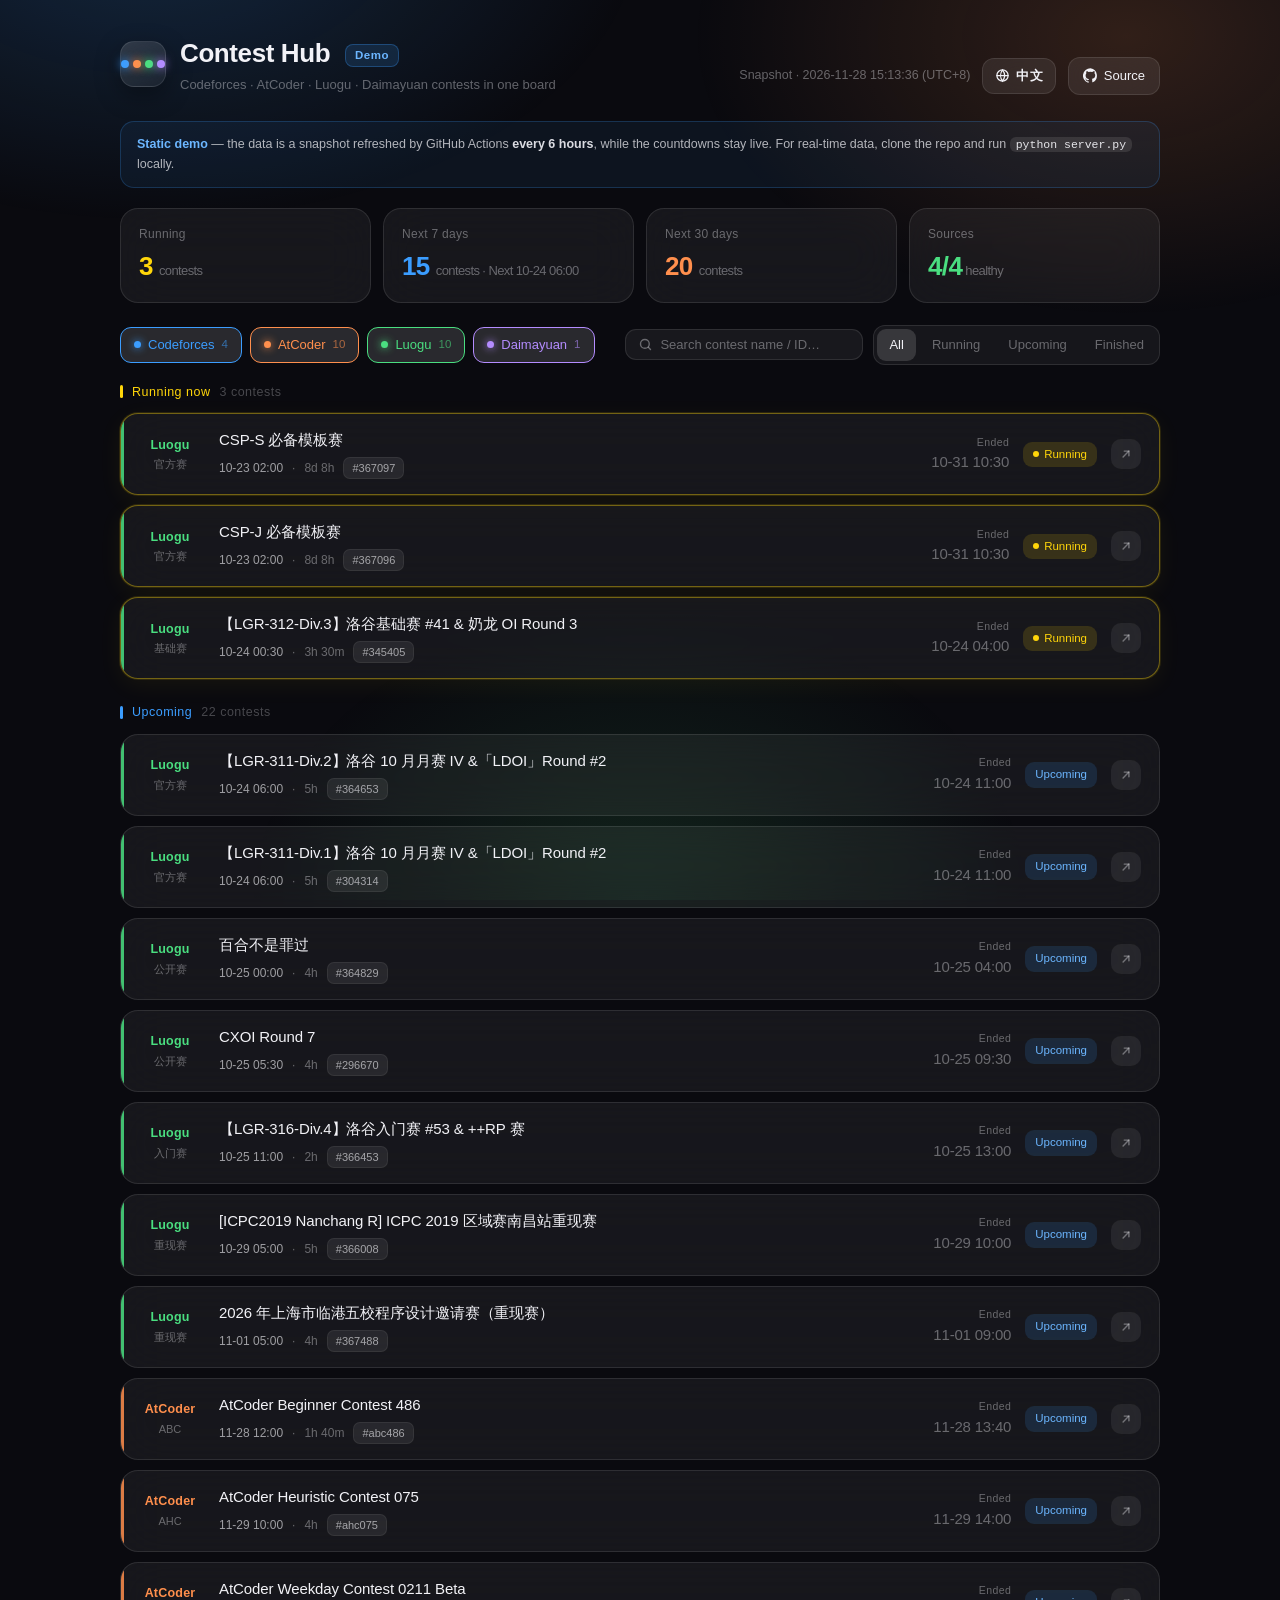
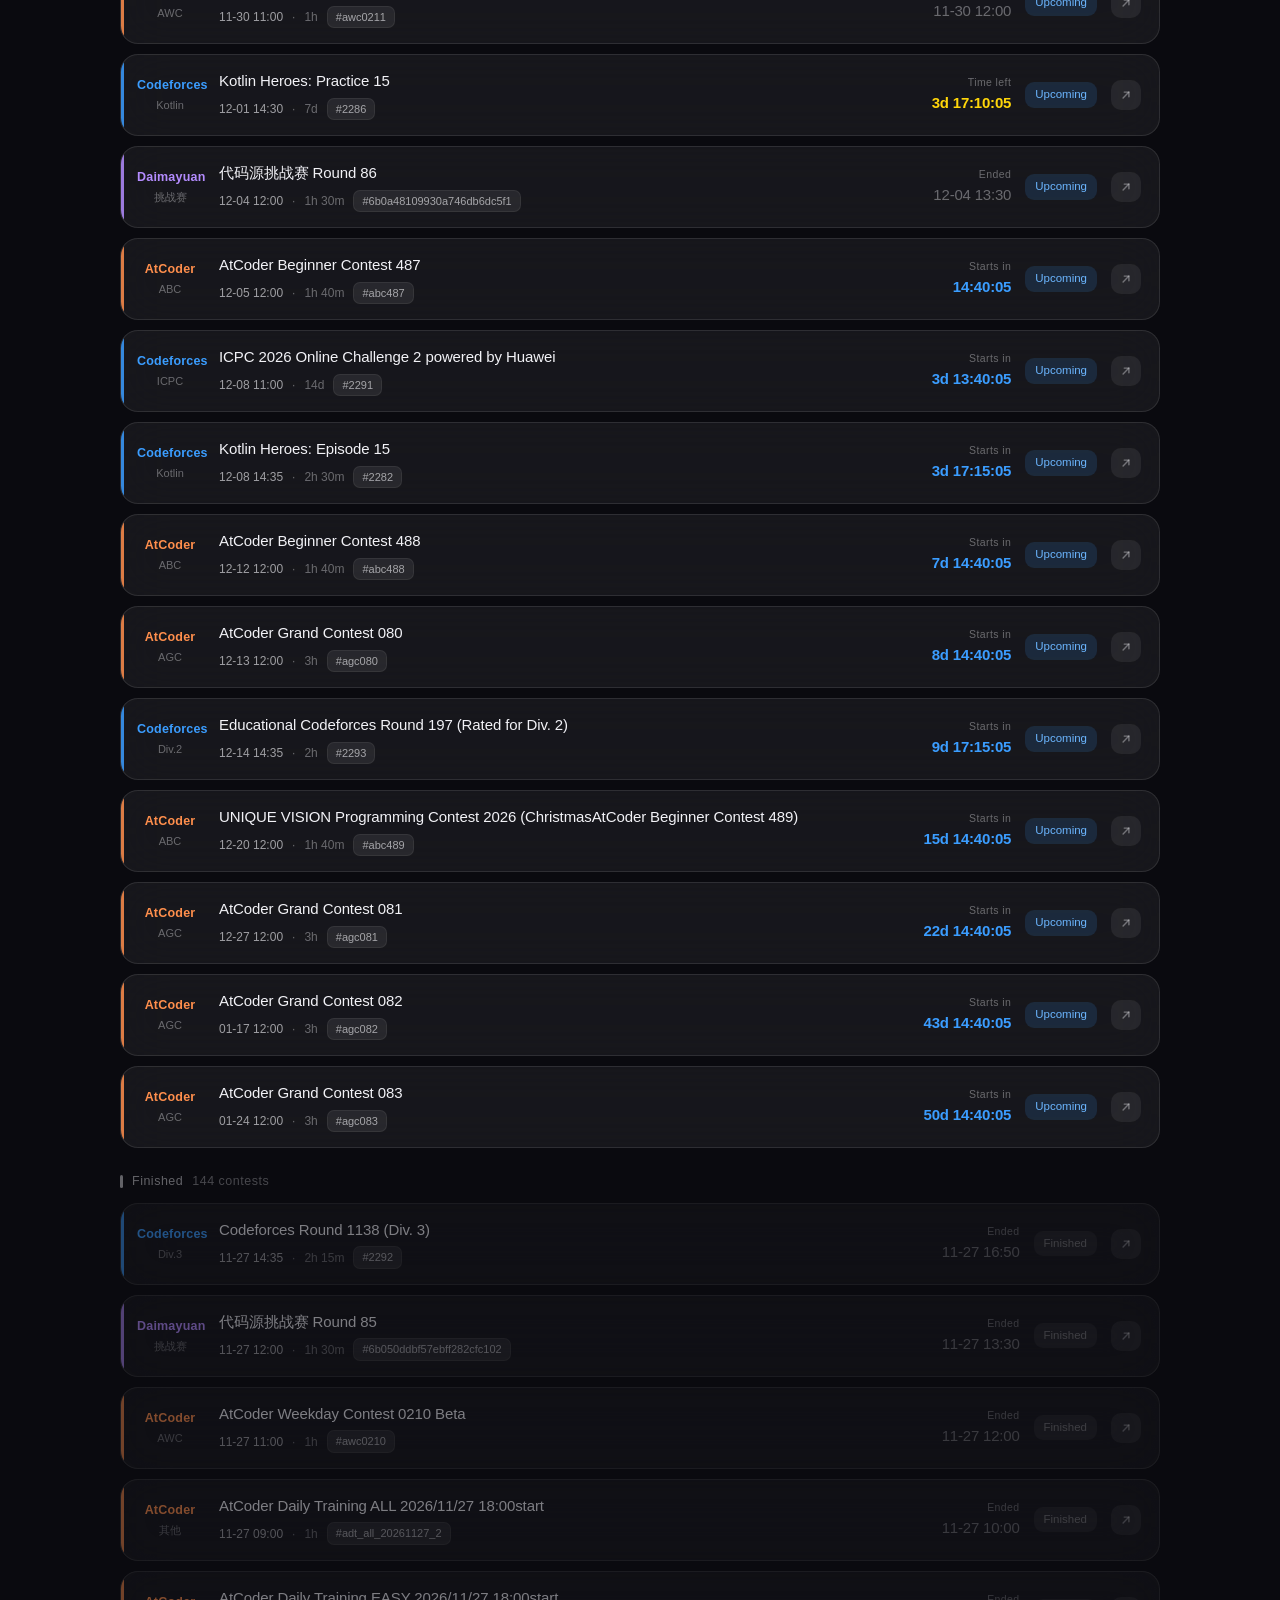
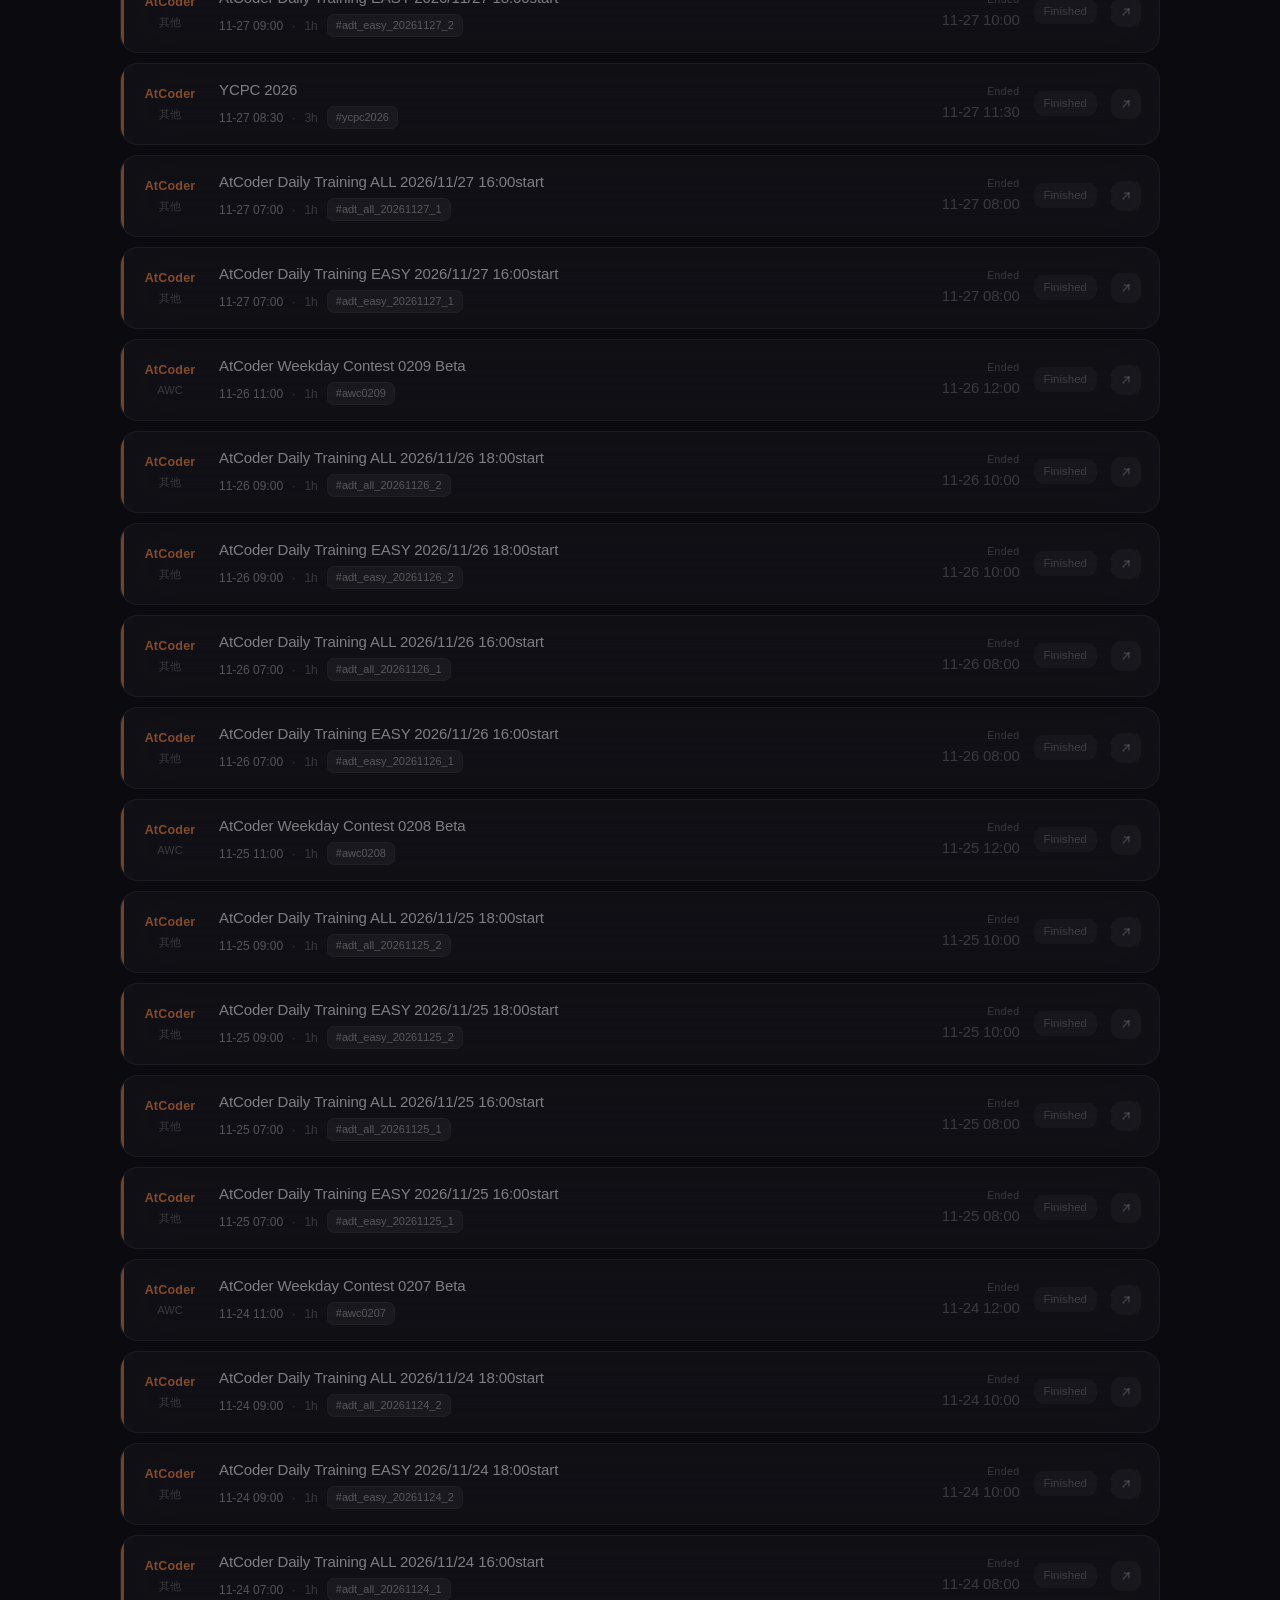
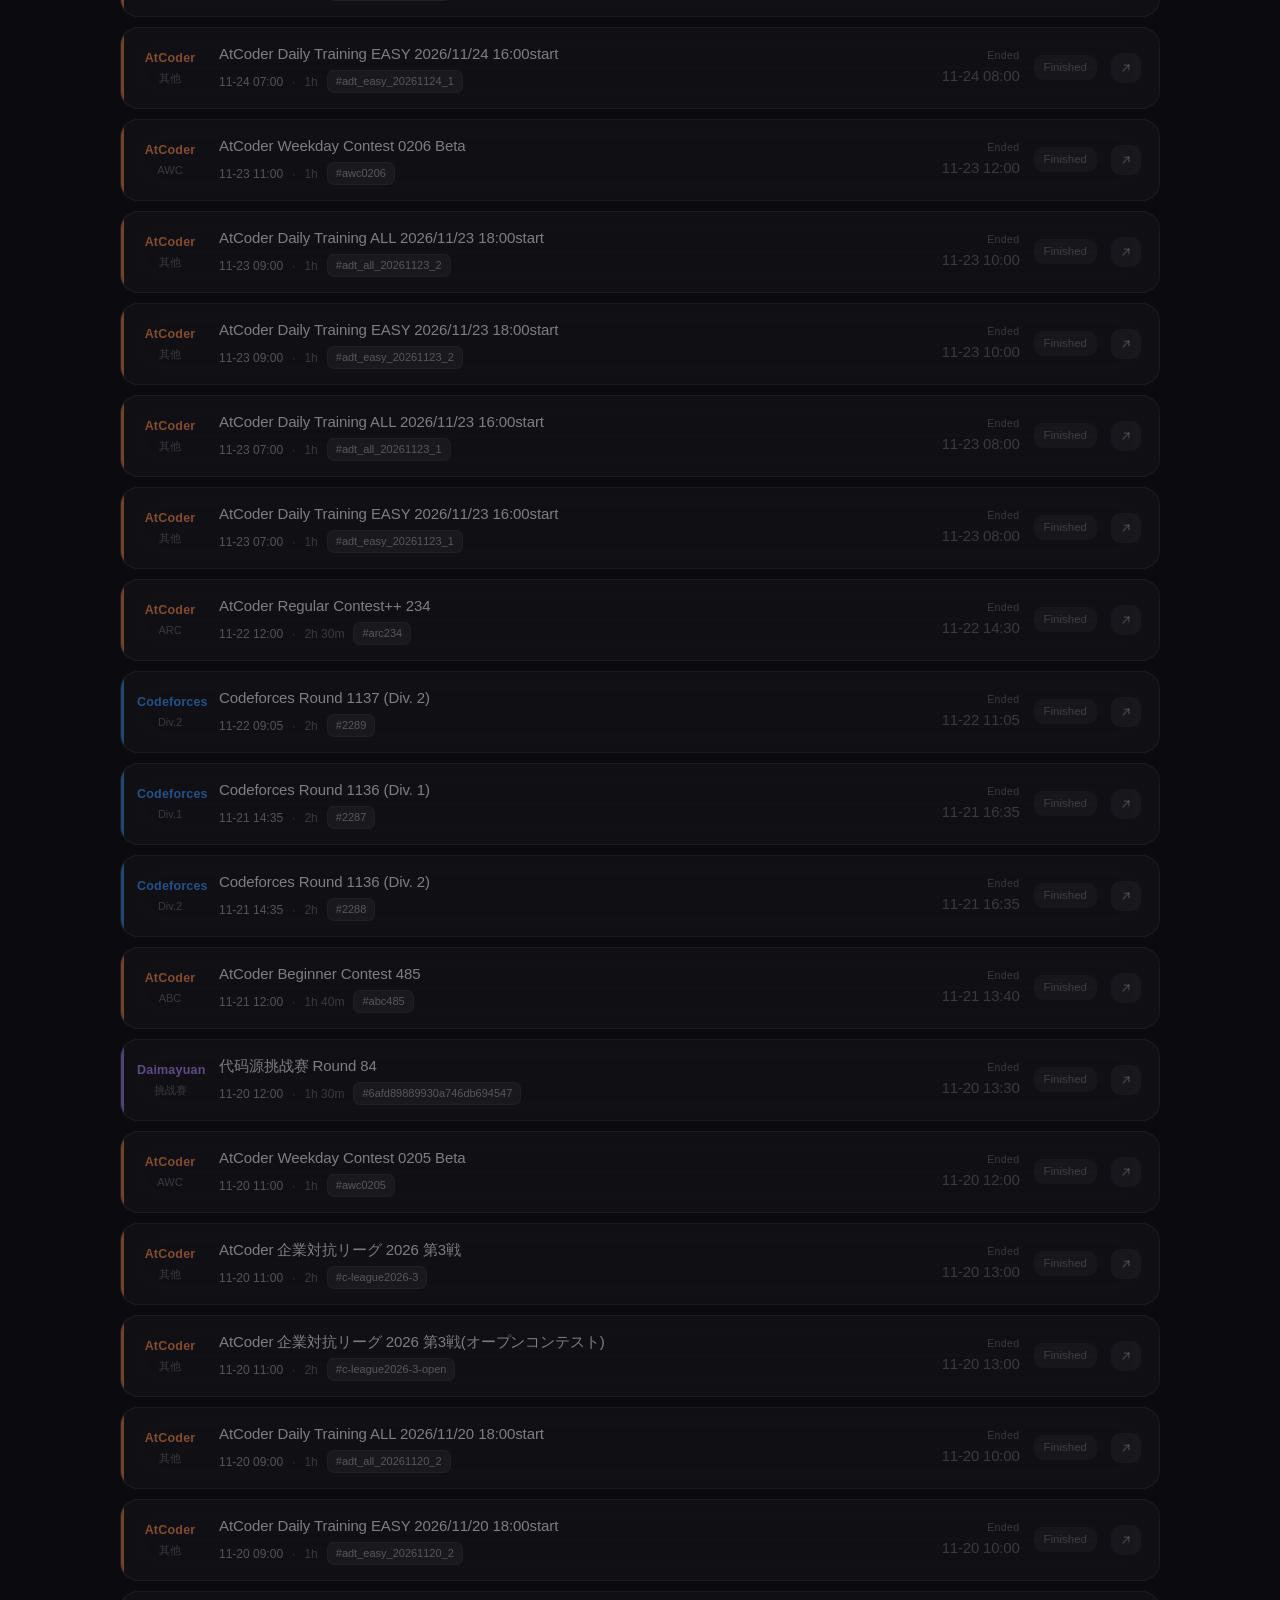
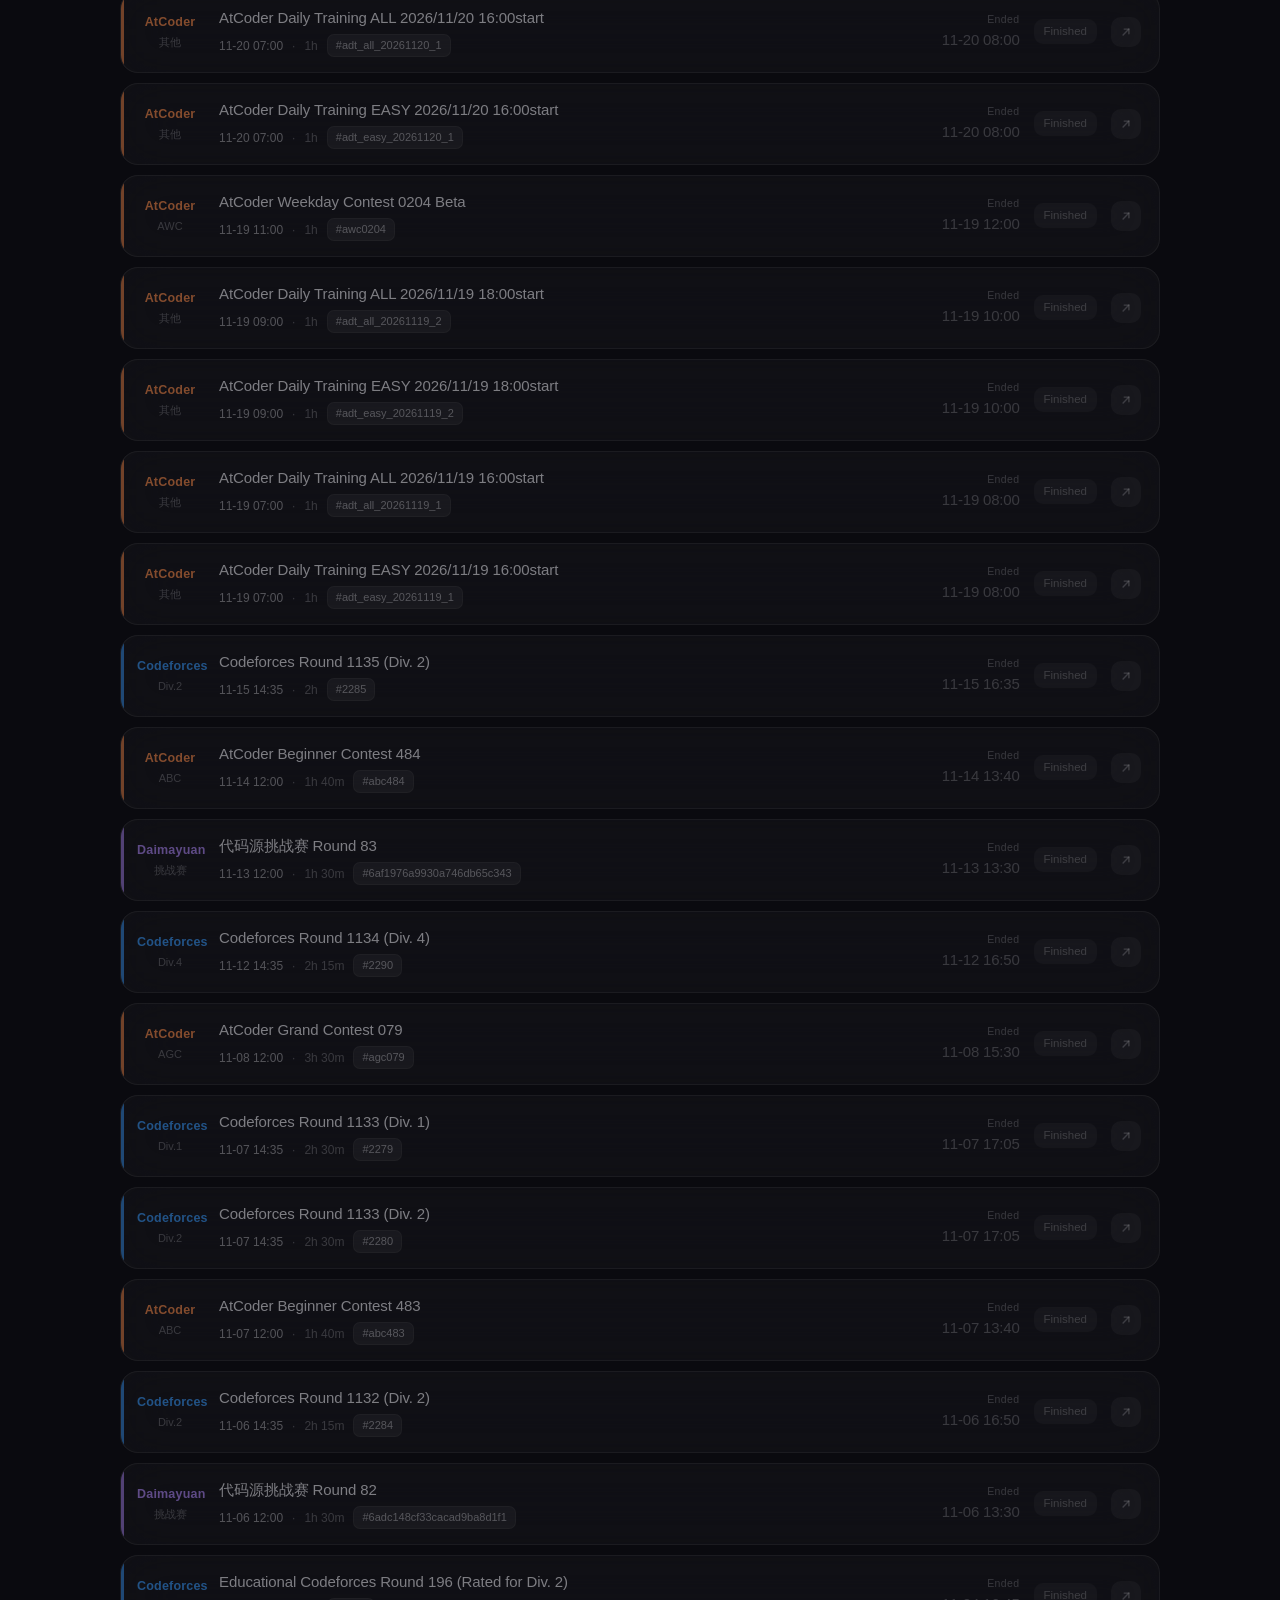
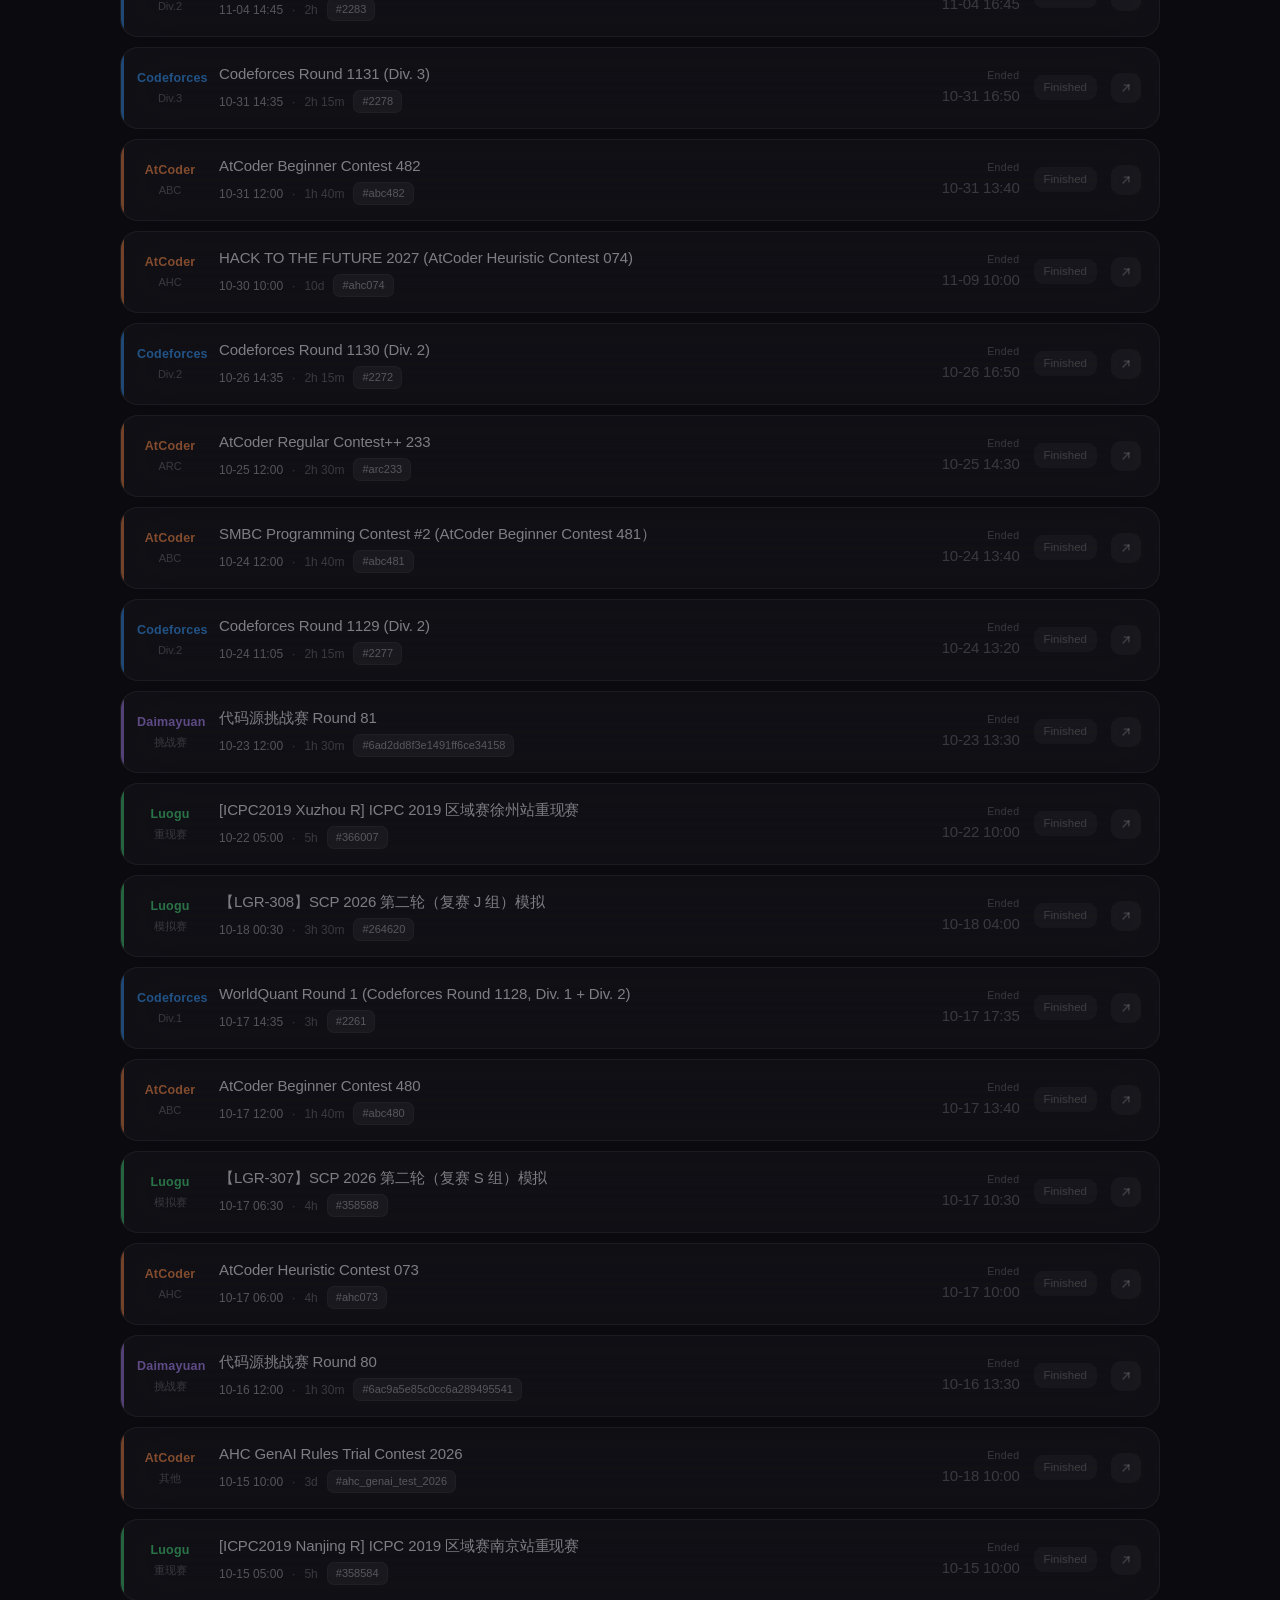
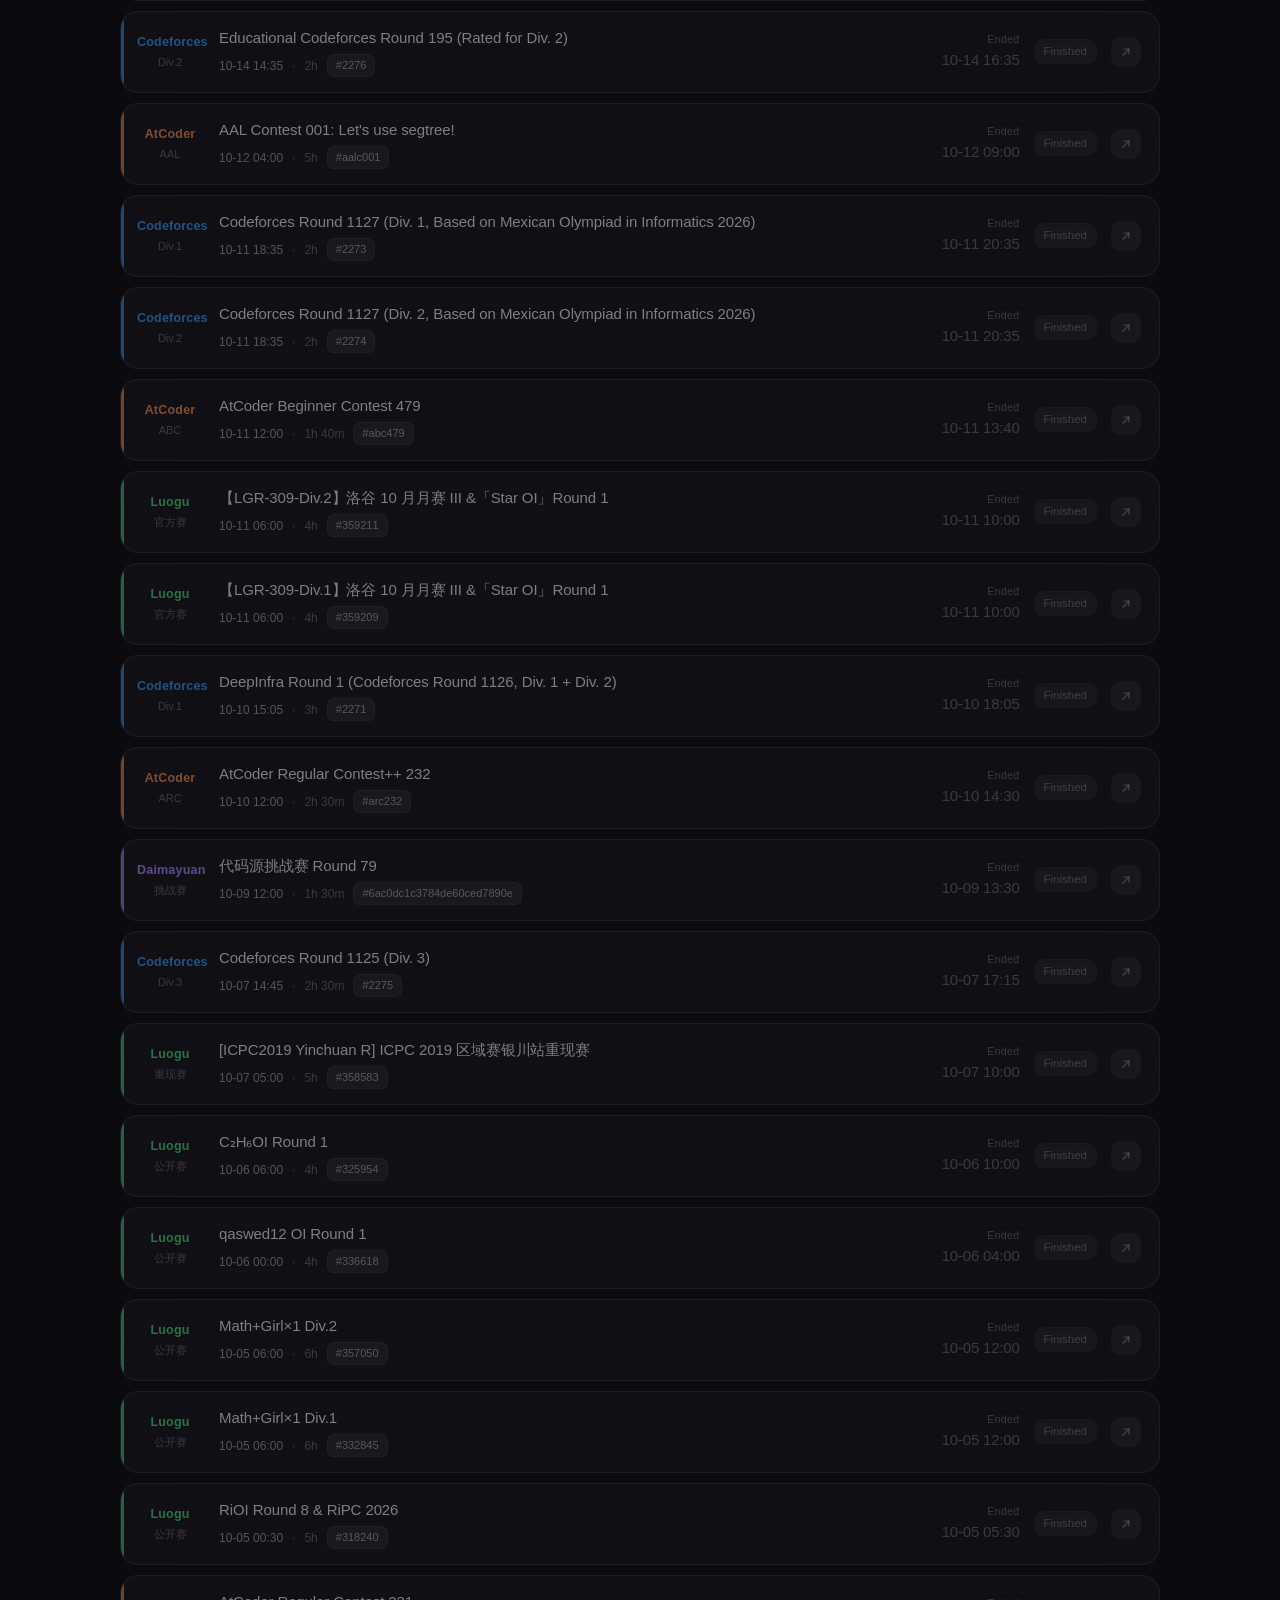
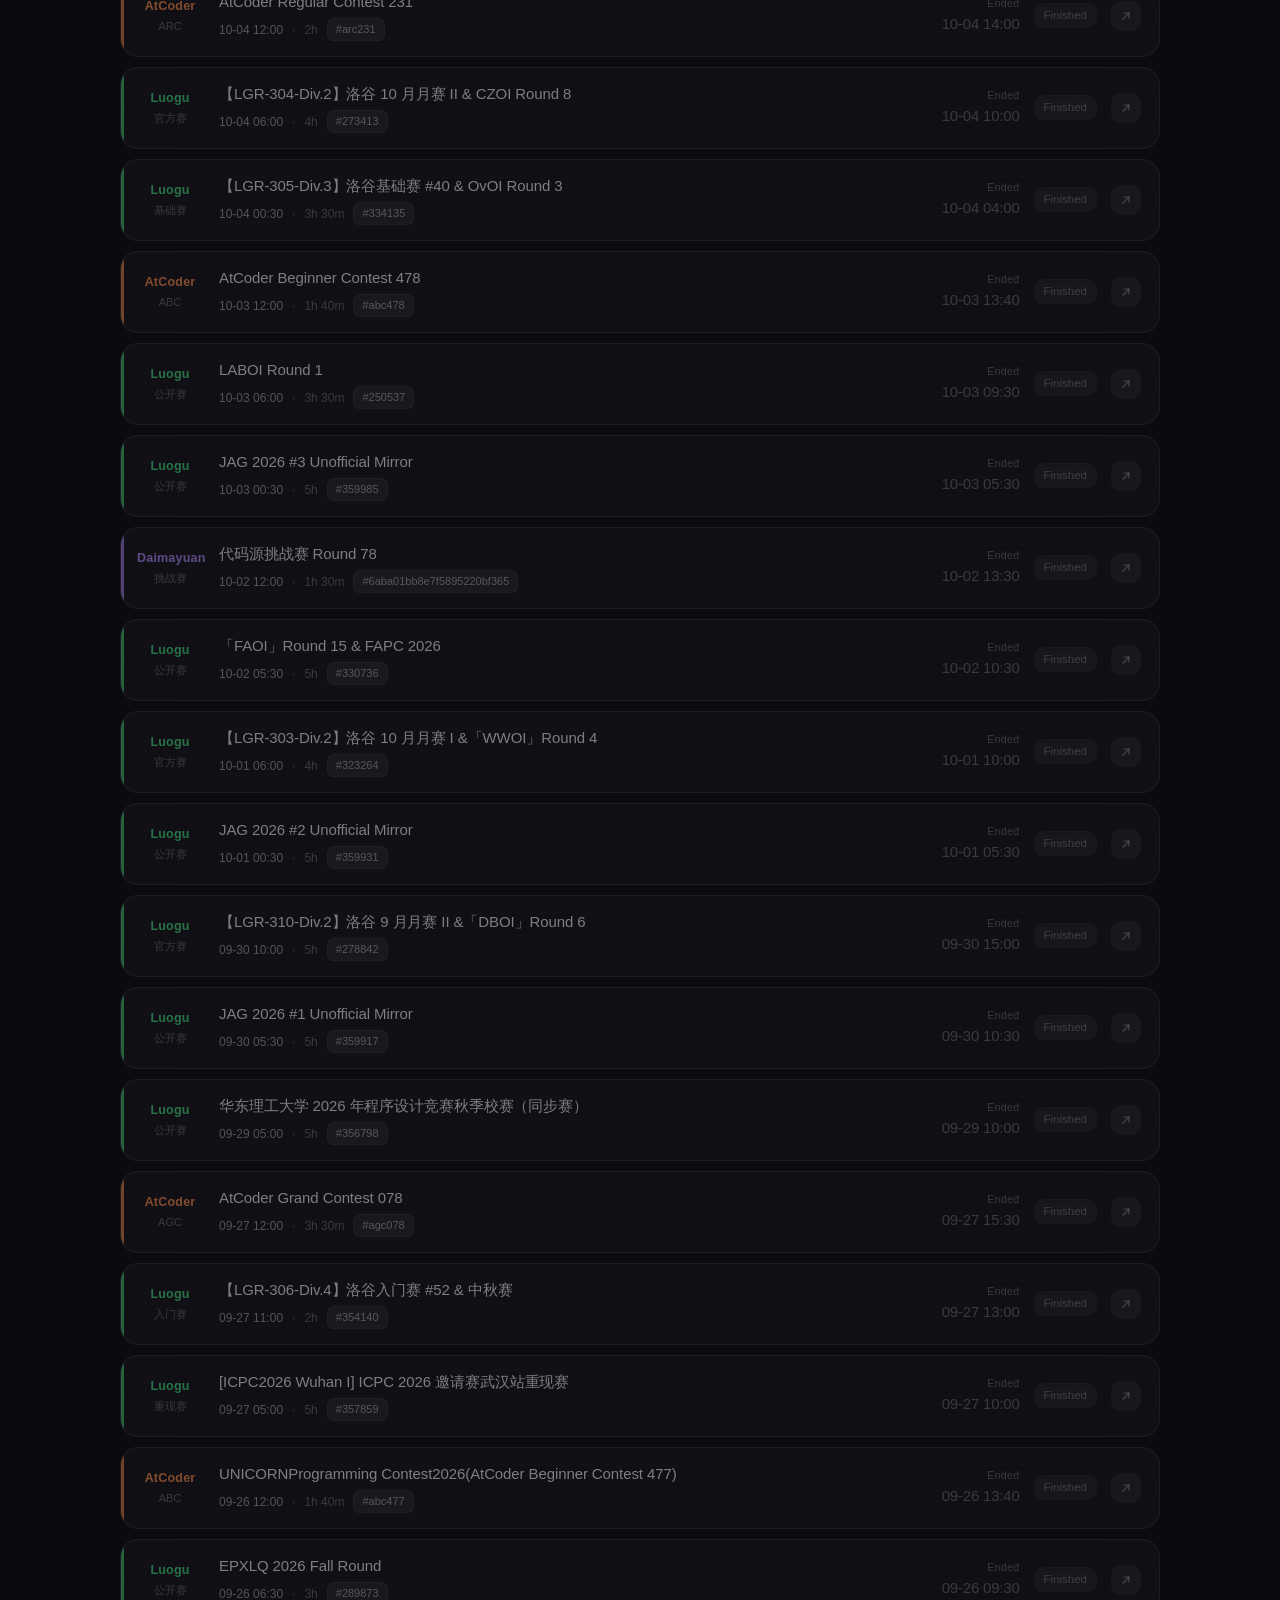
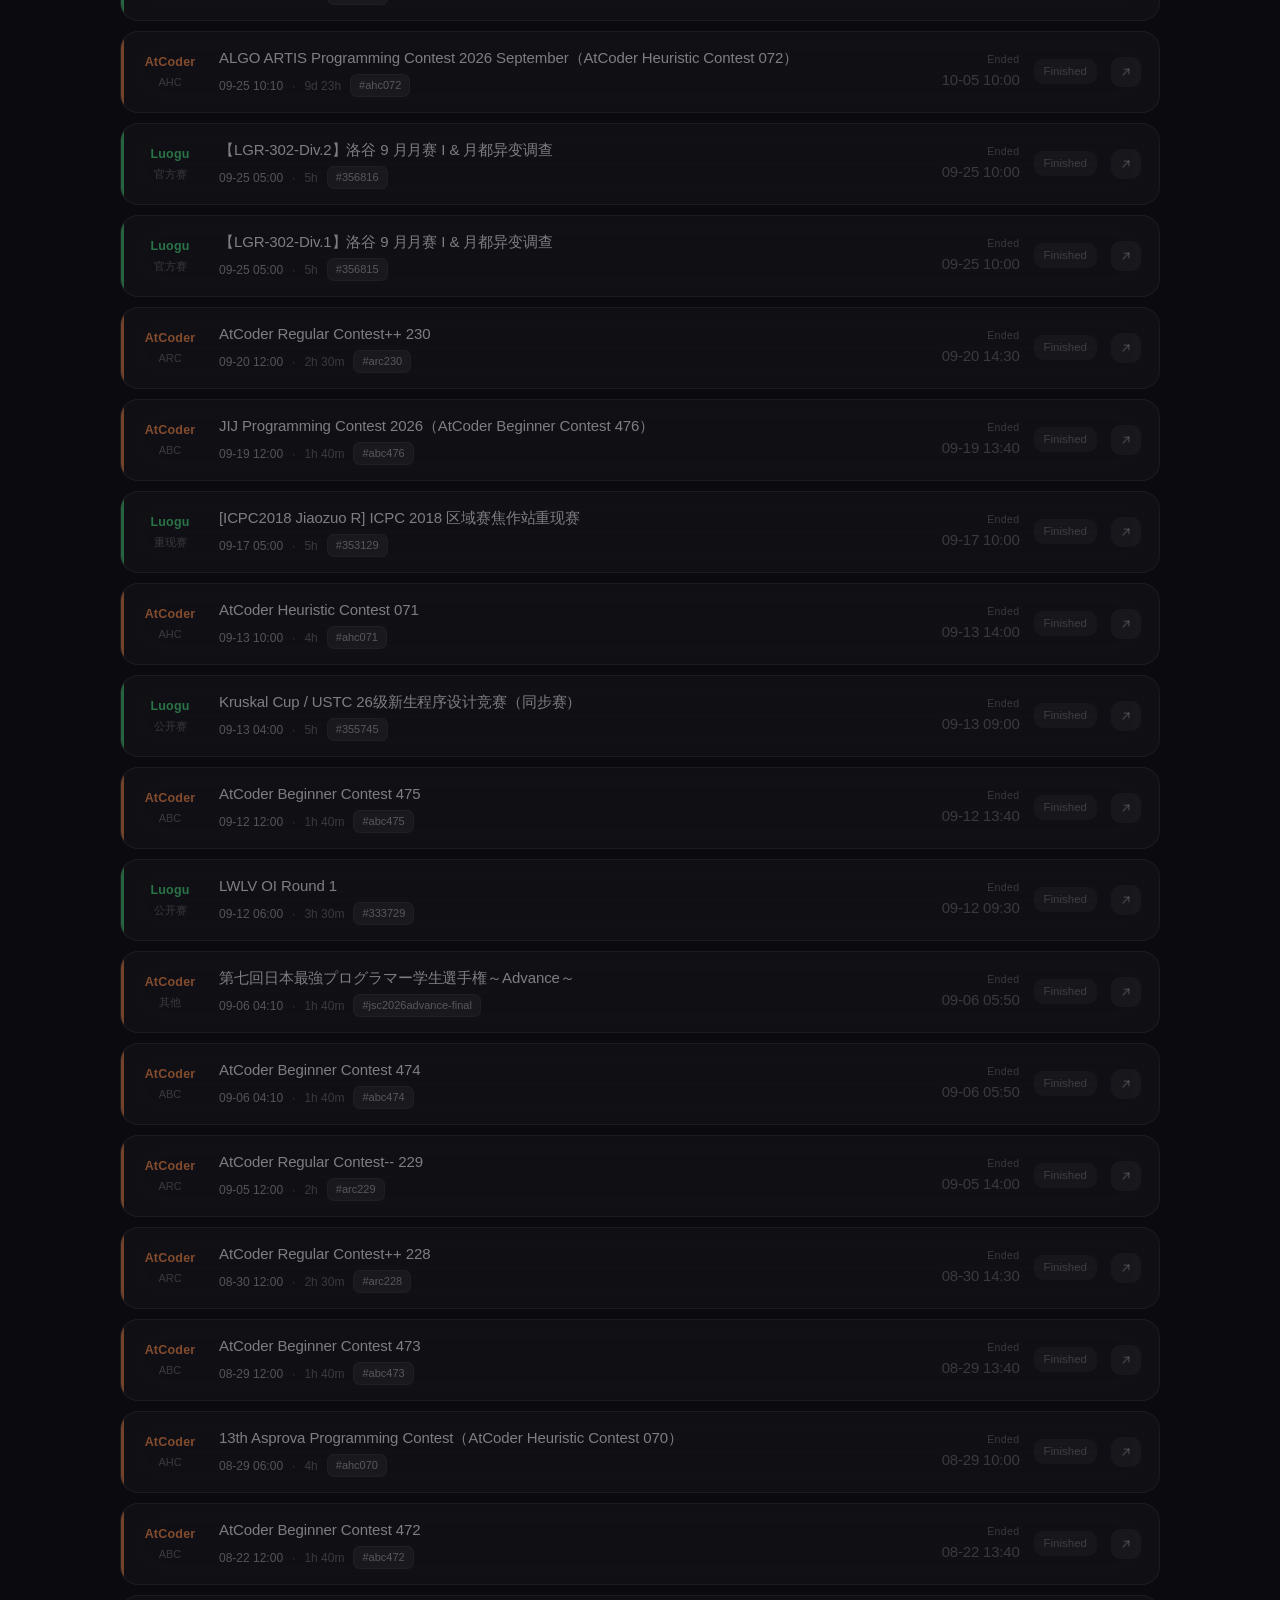
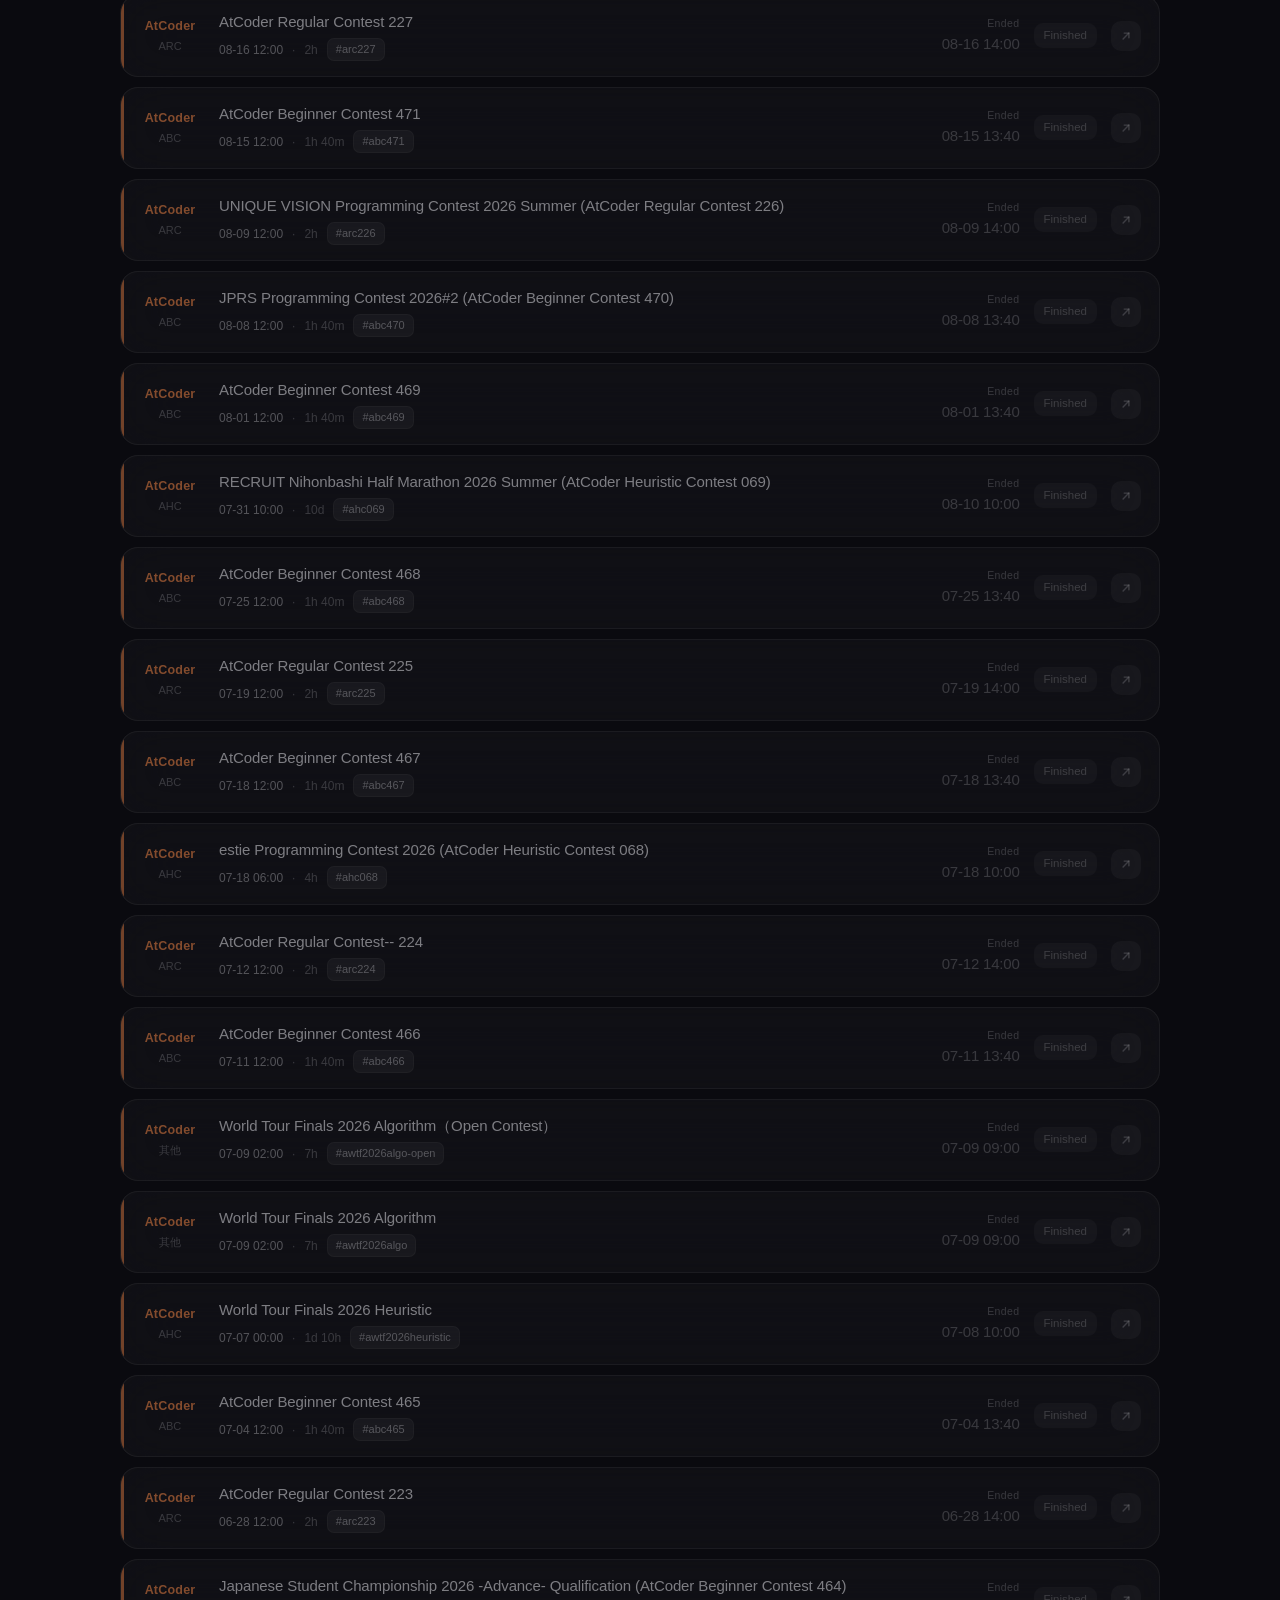
<file: docs/index.html>
<!DOCTYPE html>
<html lang="zh-CN">
<head>
<meta charset="UTF-8">
<meta name="viewport" content="width=device-width, initial-scale=1, maximum-scale=1">
<title data-i18n="doc.title.demo">Contest Hub · Demo（Codeforces / AtCoder / 洛谷 / 代码源 比赛一览）</title>
<link rel="stylesheet" href="style.css">
</head>
<body>
<div class="bg-glow"></div>

<div class="app">
  <header class="hd">
    <div class="brand">
      <div class="logo">
        <span class="dot cf"></span><span class="dot ac"></span><span class="dot lg"></span><span class="dot dmy"></span>
      </div>
      <div class="title-wrap">
        <h1>Contest Hub <span class="demo-tag">Demo</span></h1>
        <p class="sub" data-i18n="brand.sub">Codeforces · AtCoder · 洛谷 · 代码源 比赛集中看板</p>
      </div>
    </div>
    <div class="hd-right">
      <div class="updated"><span data-i18n="snapshot">数据快照</span> · <span id="updated">—</span></div>
      <button id="lang" class="btn-lang" data-i18n-title="lang.t" title="切换为英文">
        <svg viewBox="0 0 24 24" width="15" height="15" fill="none" stroke="currentColor" stroke-width="2" stroke-linecap="round">
          <circle cx="12" cy="12" r="9"/><path d="M3 12h18"/><path d="M12 3a15 15 0 0 1 0 18a15 15 0 0 1 0-18"/>
        </svg>
        <span data-i18n="lang.switch">EN</span>
      </button>
      <a class="btn-refresh" href="https://github.com/yueliangeruanshi/contest-hub" target="_blank" rel="noopener">
        <svg viewBox="0 0 24 24" width="15" height="15" fill="currentColor">
          <path d="M12 .3a12 12 0 0 0-3.8 23.4c.6.1.8-.3.8-.6v-2c-3.3.7-4-1.6-4-1.6-.6-1.4-1.4-1.8-1.4-1.8-1-.7 0-.7 0-.7 1.2 0 1.9 1.2 1.9 1.2 1 1.8 2.8 1.3 3.5 1 0-.8.4-1.3.7-1.6-2.7-.3-5.5-1.3-5.5-6 0-1.2.5-2.3 1.2-3.1-.1-.4-.5-1.6.1-3.2 0 0 1-.3 3.3 1.2a11.5 11.5 0 0 1 6 0C17.3 4.7 18.3 5 18.3 5c.6 1.6.2 2.8.1 3.2a4.5 4.5 0 0 1 1.2 3.1c0 4.7-2.8 5.7-5.5 6 .4.4.7 1 .7 2v3c0 .3.2.7.8.6A12 12 0 0 0 12 .3"/>
        </svg>
        <span data-i18n="source">源码</span>
      </a>
    </div>
  </header>

  <div class="notice" data-i18n-html="notice.demo">
    <strong>静态演示版</strong> · 数据为由 GitHub Actions 定时抓取的快照，<b>每 6 小时自动更新</b>，倒计时仍然实时。
    想要实时拉取数据，请把仓库 clone 到本地运行 <code>python server.py</code>。
  </div>

  <section class="stats" id="stats"></section>

  <section class="filters">
    <div class="chips" id="platformChips"></div>
    <div class="right-tools">
      <div class="search">
        <svg viewBox="0 0 24 24" width="15" height="15" fill="none" stroke="currentColor" stroke-width="2.2" stroke-linecap="round">
          <circle cx="11" cy="11" r="7"/><path d="M20 20l-3.5-3.5"/>
        </svg>
        <input id="search" type="text" data-i18n-ph="search.ph" placeholder="搜索比赛名称 / 编号…" autocomplete="off">
      </div>
      <div class="tabs" id="statusTabs"></div>
    </div>
  </section>

  <main id="list" class="list"></main>

  <footer class="ft">
    <span id="srcStatus"></span>
    <span class="tip" data-i18n="foot.tip.demo">数据源：Codeforces API · AtCoder 官方列表 / AtCoder Problems · 洛谷比赛页 · 代码源</span>
  </footer>
</div>

<script src="i18n.js"></script>
<script src="app.js"></script>
</body>
</html>
</file>
<file: docs/style.css>
:root{
  --bg:#0a0a0f;
  --card:rgba(255,255,255,.055);
  --card-h:rgba(255,255,255,.09);
  --line:rgba(255,255,255,.10);
  --tx:#f2f2f7;
  --tx2:rgba(242,242,247,.62);
  --tx3:rgba(242,242,247,.38);
  --cf:#3b9dff;
  --ac:#ff8f4d;
  --lg:#4ade80;
  --dmy:#b48cff;
  --up:#3b9dff;
  --run:#ffd60a;
  --fin:rgba(255,255,255,.30);
  --r:18px;
  --ease:cubic-bezier(.22,1,.36,1);
}
*{box-sizing:border-box;margin:0;padding:0;-webkit-font-smoothing:antialiased}
html,body{min-height:100%}
body{
  background:var(--bg);color:var(--tx);
  font-family:-apple-system,BlinkMacSystemFont,"SF Pro SC","PingFang SC","Helvetica Neue",Arial,sans-serif;
  font-size:15px;line-height:1.5;padding:0 0 40px;
  overflow-x:hidden;
}
.bg-glow{
  position:fixed;inset:0;z-index:-1;pointer-events:none;
  background:
    radial-gradient(700px 420px at 12% -8%, rgba(59,157,255,.20), transparent 70%),
    radial-gradient(620px 400px at 88% 4%, rgba(255,143,77,.16), transparent 70%),
    radial-gradient(560px 420px at 50% 100%, rgba(74,222,128,.12), transparent 70%);
}
.app{max-width:1080px;margin:0 auto;padding:34px 20px 0}

/* header */
.hd{display:flex;align-items:flex-end;justify-content:space-between;gap:16px;flex-wrap:wrap;margin-bottom:26px}
.brand{display:flex;align-items:center;gap:14px}
.logo{
  width:46px;height:46px;border-radius:14px;display:flex;align-items:center;justify-content:center;gap:4px;
  background:linear-gradient(150deg,rgba(255,255,255,.14),rgba(255,255,255,.05));
  border:1px solid var(--line);backdrop-filter:blur(20px);
  box-shadow:0 8px 24px rgba(0,0,0,.35);
}
.dot{width:8px;height:8px;border-radius:50%;display:block}
.dot.cf{background:var(--cf);box-shadow:0 0 10px var(--cf)}
.dot.ac{background:var(--ac);box-shadow:0 0 10px var(--ac)}
.dot.lg{background:var(--lg);box-shadow:0 0 10px var(--lg)}
.dot.dmy{background:var(--dmy);box-shadow:0 0 10px var(--dmy)}
h1{font-size:26px;font-weight:650;letter-spacing:-.4px}
.sub{color:var(--tx3);font-size:13px;margin-top:2px}
.hd-right{display:flex;align-items:center;gap:12px}
.updated{color:var(--tx3);font-size:12.5px}
.btn-refresh{
  display:flex;align-items:center;gap:6px;cursor:pointer;
  background:rgba(255,255,255,.08);border:1px solid var(--line);color:var(--tx);
  padding:8px 14px;border-radius:12px;font-size:13px;font-family:inherit;
  backdrop-filter:blur(20px);transition:all .35s var(--ease);
}
.btn-refresh:hover{background:rgba(255,255,255,.15);transform:translateY(-1px)}
.btn-refresh:active{transform:scale(.96)}
.btn-refresh.spin svg{animation:spin .8s linear infinite}
@keyframes spin{to{transform:rotate(360deg)}}

/* 语言切换（中 / EN） */
.btn-lang{
  display:flex;align-items:center;gap:6px;cursor:pointer;
  background:rgba(255,255,255,.08);border:1px solid var(--line);color:var(--tx);
  padding:8px 12px;border-radius:12px;font-size:13px;font-family:inherit;
  backdrop-filter:blur(20px);transition:all .35s var(--ease);
}
.btn-lang span{min-width:22px;text-align:center;font-weight:600;letter-spacing:.2px}
.btn-lang:hover{background:rgba(255,255,255,.15);transform:translateY(-1px)}
.btn-lang:active{transform:scale(.96)}

/* demo-only */
.demo-tag{
  display:inline-block;vertical-align:middle;margin-left:8px;padding:2px 9px;border-radius:8px;
  font-size:11.5px;font-weight:600;letter-spacing:.5px;color:#6cb6ff;
  background:rgba(59,157,255,.14);border:1px solid rgba(59,157,255,.3);
}
.notice{
  background:rgba(59,157,255,.07);border:1px solid rgba(59,157,255,.22);
  border-radius:14px;padding:12px 16px;margin-bottom:20px;
  font-size:12.5px;line-height:1.65;color:rgba(242,242,247,.72);
}
.notice strong{color:#6cb6ff;font-weight:600}
.notice b{color:rgba(242,242,247,.9)}
.notice code{
  background:rgba(255,255,255,.10);padding:1px 6px;border-radius:6px;
  font-family:"SF Mono",Menlo,monospace;font-size:11.5px;color:#e6e6ea;
}
.btn-refresh{text-decoration:none}

/* stats */
.stats{display:grid;grid-template-columns:repeat(4,1fr);gap:12px;margin-bottom:22px}
.stat{
  background:var(--card);border:1px solid var(--line);border-radius:var(--r);
  padding:16px 18px;backdrop-filter:blur(24px);
  transition:all .35s var(--ease);
}
.stat:hover{background:var(--card-h);transform:translateY(-2px)}
.stat .k{font-size:12px;color:var(--tx3);letter-spacing:.3px}
.stat .v{font-size:26px;font-weight:640;margin-top:4px;letter-spacing:-.6px}
.stat .v small{font-size:13px;font-weight:500;color:var(--tx3);margin-left:3px}
.stat.c-cf .v{color:var(--cf)} .stat.c-ac .v{color:var(--ac)} .stat.c-lg .v{color:var(--lg)}
.stat.c-run .v{color:var(--run)}

/* filters */
.filters{display:flex;align-items:center;justify-content:space-between;gap:14px;flex-wrap:wrap;margin-bottom:18px}
.chips{display:flex;gap:8px;flex-wrap:wrap}
.chip{
  display:flex;align-items:center;gap:7px;padding:7px 13px;border-radius:11px;cursor:pointer;
  background:rgba(255,255,255,.05);border:1px solid var(--line);color:var(--tx2);
  font-size:13px;transition:all .3s var(--ease);user-select:none;
}
.chip:hover{background:rgba(255,255,255,.10)}
.chip .sw{width:7px;height:7px;border-radius:50%;background:currentColor;opacity:.55}
.chip.on{background:rgba(255,255,255,.13);border-color:currentColor;color:var(--tx)}
.chip.on .sw{opacity:1;box-shadow:0 0 8px currentColor}
.chip[data-p="codeforces"].on{color:var(--cf)} .chip[data-p="codeforces"] .sw{background:var(--cf)}
.chip[data-p="atcoder"].on{color:var(--ac)} .chip[data-p="atcoder"] .sw{background:var(--ac)}
.chip[data-p="luogu"].on{color:var(--lg)} .chip[data-p="luogu"] .sw{background:var(--lg)}
.chip[data-p="daimayuan"].on{color:var(--dmy)} .chip[data-p="daimayuan"] .sw{background:var(--dmy)}
.right-tools{display:flex;align-items:center;gap:10px;flex-wrap:wrap}
.search{
  display:flex;align-items:center;gap:7px;background:rgba(255,255,255,.06);
  border:1px solid var(--line);border-radius:11px;padding:7px 12px;color:var(--tx3);
  transition:all .3s var(--ease);
}
.search:focus-within{border-color:rgba(255,255,255,.28);background:rgba(255,255,255,.10)}
.search input{background:none;border:none;outline:none;color:var(--tx);font-size:13px;font-family:inherit;width:190px}
.search input::placeholder{color:var(--tx3)}
.tabs{display:flex;gap:4px;background:rgba(255,255,255,.05);border:1px solid var(--line);border-radius:12px;padding:3px}
.tab{
  padding:6px 12px;border-radius:9px;font-size:13px;color:var(--tx3);cursor:pointer;
  transition:all .3s var(--ease);user-select:none;white-space:nowrap;
}
.tab:hover{color:var(--tx2)}
.tab.on{background:rgba(255,255,255,.14);color:var(--tx)}

/* list */
.list{display:flex;flex-direction:column;gap:10px}
.group-title{
  display:flex;align-items:center;gap:9px;margin:14px 0 2px;
  font-size:12.5px;color:var(--tx3);letter-spacing:.5px;
}
.group-title:first-child{margin-top:0}
.group-title .bar{width:3px;height:13px;border-radius:2px;background:currentColor}
.group-title .n{color:var(--tx3);opacity:.7}

.card{
  position:relative;display:flex;align-items:center;gap:16px;
  background:var(--card);border:1px solid var(--line);border-radius:var(--r);
  padding:15px 18px 15px 16px;backdrop-filter:blur(24px);overflow:hidden;
  transition:all .35s var(--ease);text-decoration:none;color:inherit;
}
.card::before{
  content:"";position:absolute;left:0;top:0;bottom:0;width:3px;background:var(--pc);
  opacity:.85;
}
.card:hover{background:var(--card-h);transform:translateY(-2px);border-color:rgba(255,255,255,.2);box-shadow:0 10px 30px rgba(0,0,0,.32)}
.card.running{border-color:rgba(255,214,10,.4);box-shadow:0 0 0 1px rgba(255,214,10,.12),0 6px 24px rgba(255,214,10,.06)}
.card.finished{opacity:.5}
.card.finished:hover{opacity:.85}

.plat{
  flex:0 0 auto;width:66px;text-align:center;
}
.plat .nm{font-size:12.5px;font-weight:600;color:var(--pc);letter-spacing:.2px}
.plat .ty{font-size:11px;color:var(--tx3);margin-top:2px}
.mid{flex:1;min-width:0}
.mid .nm{
  font-size:15px;font-weight:520;letter-spacing:-.1px;margin-bottom:5px;
  overflow:hidden;text-overflow:ellipsis;white-space:nowrap;
}
.mid .meta{display:flex;align-items:center;gap:9px;flex-wrap:wrap;font-size:12px;color:var(--tx3)}
.mid .meta .t{color:var(--tx2)}
.tag{
  padding:2px 8px;border-radius:7px;font-size:11px;
  background:rgba(255,255,255,.08);color:var(--tx2);border:1px solid rgba(255,255,255,.06);
}
.right{flex:0 0 auto;display:flex;align-items:center;gap:14px}
.countdown{text-align:right;min-width:104px}
.countdown .lab{font-size:10.5px;color:var(--tx3);letter-spacing:.4px}
.countdown .val{
  font-size:15px;font-weight:600;letter-spacing:-.2px;margin-top:1px;
  font-variant-numeric:tabular-nums;
}
.countdown.up .val{color:var(--up)}
.countdown.run .val{color:var(--run)}
.countdown.fin .val{color:var(--tx3);font-weight:500}
.badge{
  display:flex;align-items:center;gap:5px;padding:4px 10px;border-radius:9px;font-size:11.5px;
  background:rgba(255,255,255,.07);color:var(--tx2);white-space:nowrap;
}
.badge.run{background:rgba(255,214,10,.14);color:#ffd60a}
.badge.up{background:rgba(59,157,255,.14);color:#6cb6ff}
.badge.fin{background:rgba(255,255,255,.06);color:var(--tx3)}
.badge .pulse{width:6px;height:6px;border-radius:50%;background:#ffd60a;animation:pulse 1.6s var(--ease) infinite}
@keyframes pulse{0%,100%{opacity:1;transform:scale(1)}50%{opacity:.35;transform:scale(.8)}}
.go{
  flex:0 0 auto;width:30px;height:30px;border-radius:10px;display:flex;align-items:center;justify-content:center;
  background:rgba(255,255,255,.07);color:var(--tx3);transition:all .3s var(--ease);
}
.card:hover .go{background:var(--pc);color:#0a0a0f;transform:translateX(2px)}

/* states */
.empty,.loading{
  text-align:center;padding:60px 20px;color:var(--tx3);font-size:14px;
}
.loading .spinner{
  width:22px;height:22px;border:2.5px solid rgba(255,255,255,.14);border-top-color:var(--cf);
  border-radius:50%;margin:0 auto 14px;animation:spin .8s linear infinite;
}
.err{
  background:rgba(255,90,90,.10);border:1px solid rgba(255,90,90,.28);color:#ff9d9d;
  border-radius:14px;padding:14px 16px;font-size:13px;margin-bottom:14px;
}
.ft{
  margin-top:28px;padding-top:16px;border-top:1px solid rgba(255,255,255,.07);
  display:flex;justify-content:space-between;gap:12px;flex-wrap:wrap;
  font-size:12px;color:var(--tx3);
}
.ft .src{display:flex;gap:10px;flex-wrap:wrap}
.ft .s-ok{color:rgba(74,222,128,.75)} .ft .s-bad{color:rgba(255,140,140,.85)}
.ft .s-warn{color:rgba(255,190,90,.9)}

@media(max-width:860px){
  .stats{grid-template-columns:repeat(2,1fr)}
  .right-tools{width:100%}
  .search input{width:100%}
  .search{flex:1}
}
@media(max-width:560px){
  .app{padding:22px 14px 0}
  .plat{width:56px}
  .card{gap:12px;padding:14px}
  .countdown{min-width:82px}
  .badge{display:none}
  h1{font-size:22px}
}
</file>
